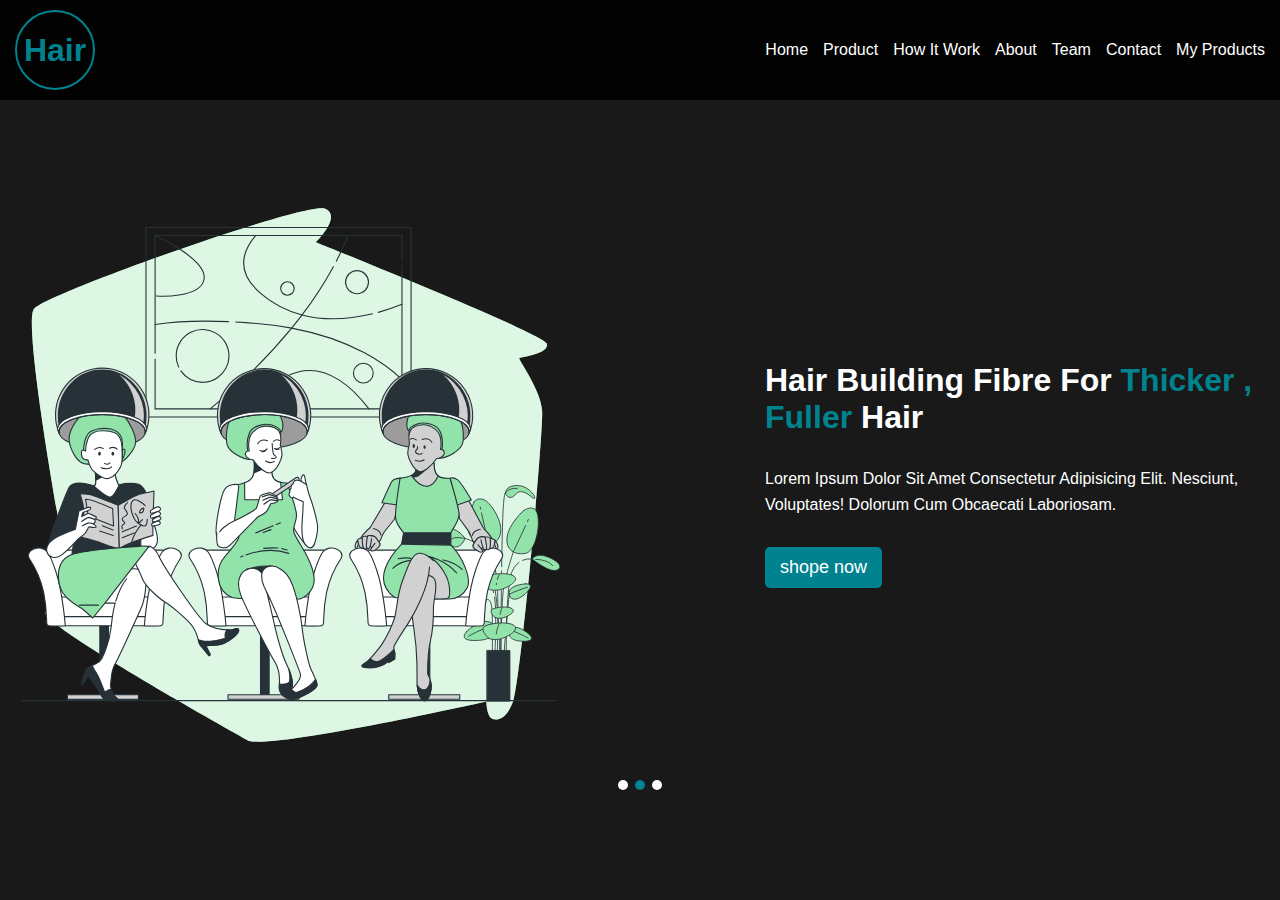
<file: index.html>
<!DOCTYPE html>
<html lang="en">
<head>
    <meta charset="UTF-8">
    <meta name="viewport" content="width=device-width, initial-scale=1.0">
    <title>clinic</title>
    <link rel="stylesheet" href="css/clinic.css">

</head>
<body>
    <!-- starting header section  -->
    <div class="header">
        <div class="content">
            <div class="logo">
                <h1>Hair</h1>
            </div>
            <ul class="links">

                <li><a href="index.html">Home</a></li>
                <li><a href="product.html">Product</a></li>
                <li><a href="work.html">How it work</a></li>
                <li><a href="About.html">about</a></li>
                <li><a href="Testominial.html">Team</a></li>
                <li><a href="Contact.html">Contact</a></li>
                <li><a href="shosenProducts.html">my products</a></li>
            </ul>
        </div>

    </div>
<!-- ending of header section -->


    <!-- starting home section  -->
    <div class="home" id="home">
        <div class="container">
            
            <div class="all">
                <div class="parent">
                    <img src="image/women in hair salon-bro.svg" alt="hair">
                    <div class="info">
                        <h1>hair building fibre for <span>thicker , fuller </span>hair</h1>
                        <p>Lorem ipsum dolor sit amet consectetur adipisicing elit. Nesciunt, voluptates! Dolorum cum obcaecati laboriosam.</p>
                        <button>shope now </button>
                    </div>

                </div>

                <div class="dots">
                    <span></span>
                    <span></span>
                    <span></span>
                </div>
            </div>
        </div>
    </div>
    <!-- starting home section  -->

<script src="js/index.js"></script>
</body>
</html>
</file>
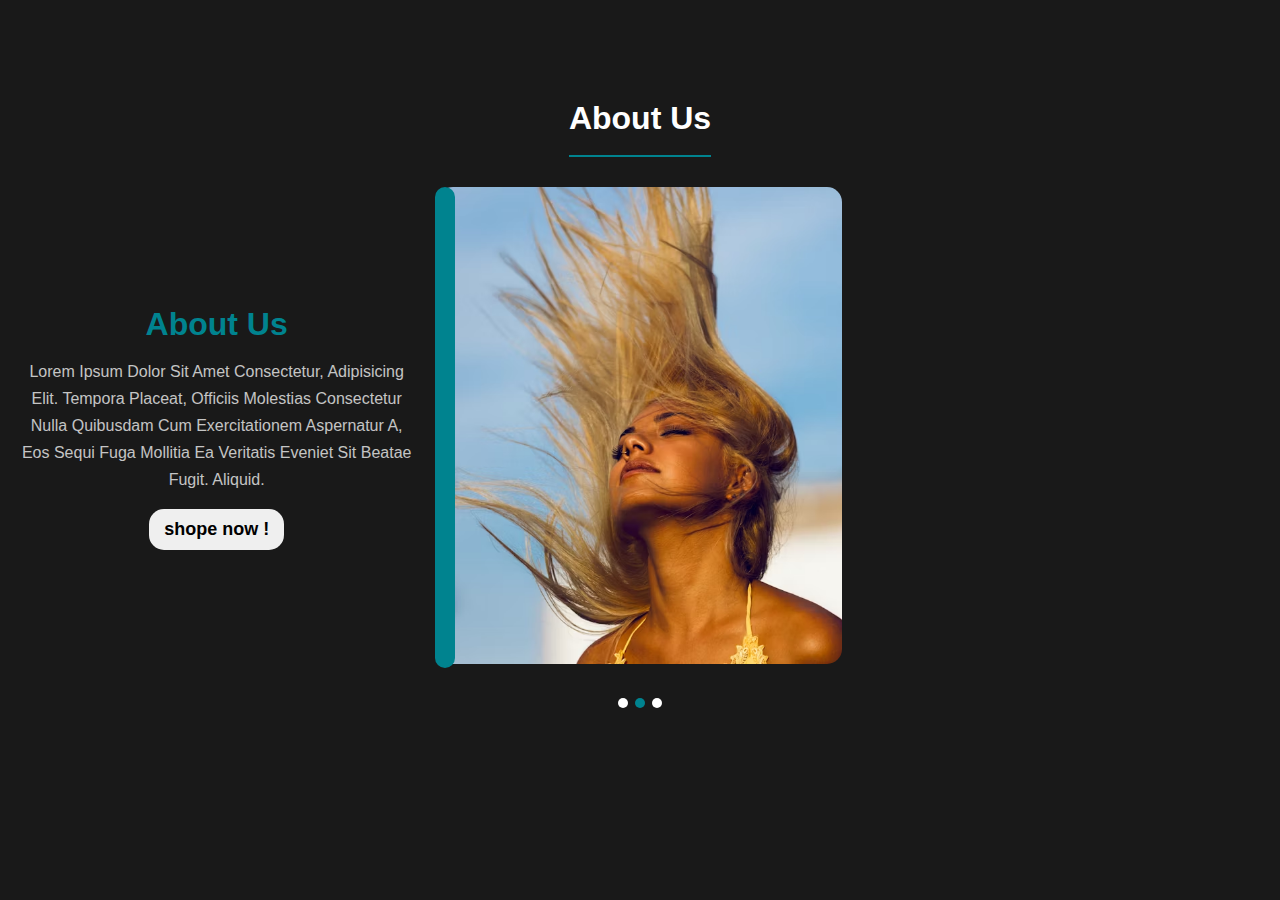
<file: About.html>
<!DOCTYPE html>
<html lang="en">
<head>
    <meta charset="UTF-8">
    <meta name="viewport" content="width=device-width, initial-scale=1.0">
    <title>About Us</title>
    <link rel="stylesheet" href="css/clinic.css">
</head>
<body>
    <div class="about">
        <h1 class="title">about us </h1>

        <div class="container">
            <div class="allData">
                <div class="data">
                    <h1>about us </h1>
                    <p>
                        Lorem ipsum dolor sit amet consectetur, adipisicing elit. Tempora placeat, officiis molestias consectetur nulla quibusdam cum exercitationem aspernatur a, eos sequi fuga mollitia ea veritatis eveniet sit beatae fugit. Aliquid.
                    </p>
                    <button>shope now !</button>
                                </div>
                                <div class="image">
                                    <img src="image/wommen2.avif" alt="">
                                </div>
            </div> 
            <div class="dots">
                <span></span>
                <span></span>
                <span></span>
            </div>

        </div>
    </div>
</body>
</html>
</file>
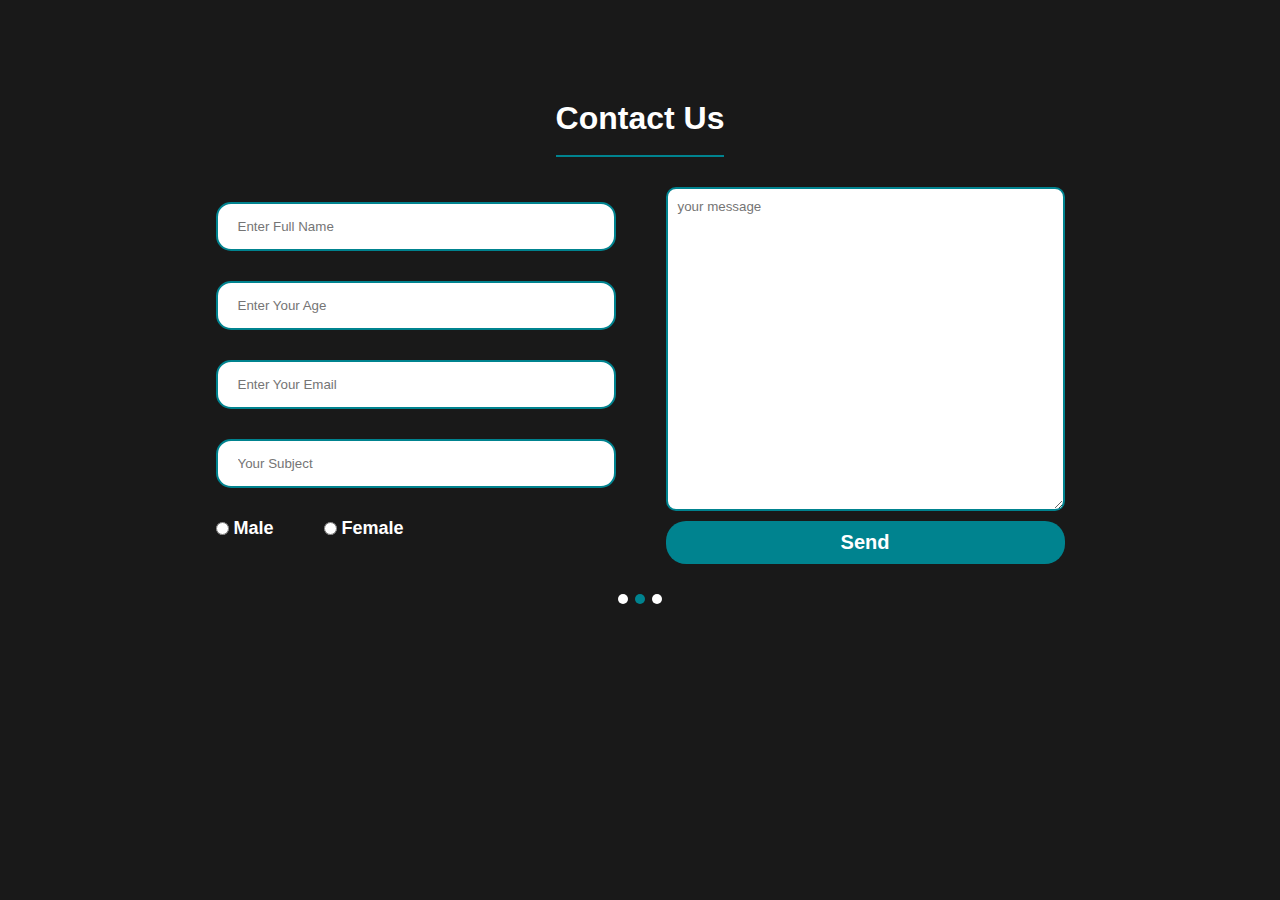
<file: Contact.html>
<!DOCTYPE html>
<html lang="en">
  <head>
    <meta charset="UTF-8" />
    <meta name="viewport" content="width=device-width, initial-scale=1.0" />
    <title>Contact</title>
    <link rel="stylesheet" href="css/clinic.css" />
  </head>
  <body>
    <div class="contact">
      <div class="title">
        <h1>contact us</h1>
      </div>
      <div class="container">
        <div class="form">
          <div class="inputs">
            <input
              type="text"
              name="fName"
              id=""
              placeholder="enter full name"
            />
            <input
              type="number"
              name="age"
              id=""
              placeholder="enter your age"
            />
            <input
              type="email"
              name="fName"
              id=""
              placeholder="enter your email"
            />
            <input type="text" name="fName" id="" placeholder="your subject" />
            <div class="radio-group">
                <label>
                    <input type="radio" name="gender" value="male">
                    Male
                </label>
                <label>
                    <input type="radio" name="gender" value="female">
                    Female
                </label>
            </div>
 
          </div>
          <div class="message">
            <textarea
              name="text"
              id=""
              rows="20"
              cols="45"
              placeholder="your message"
            ></textarea>
            <input type="submit" value="send" />
          </div>
        </div>
      </div>

      <div class="dots">
        <span></span>
        <span></span>
        <span></span>
      </div>
    </div>
  </body>
</html>
</file>
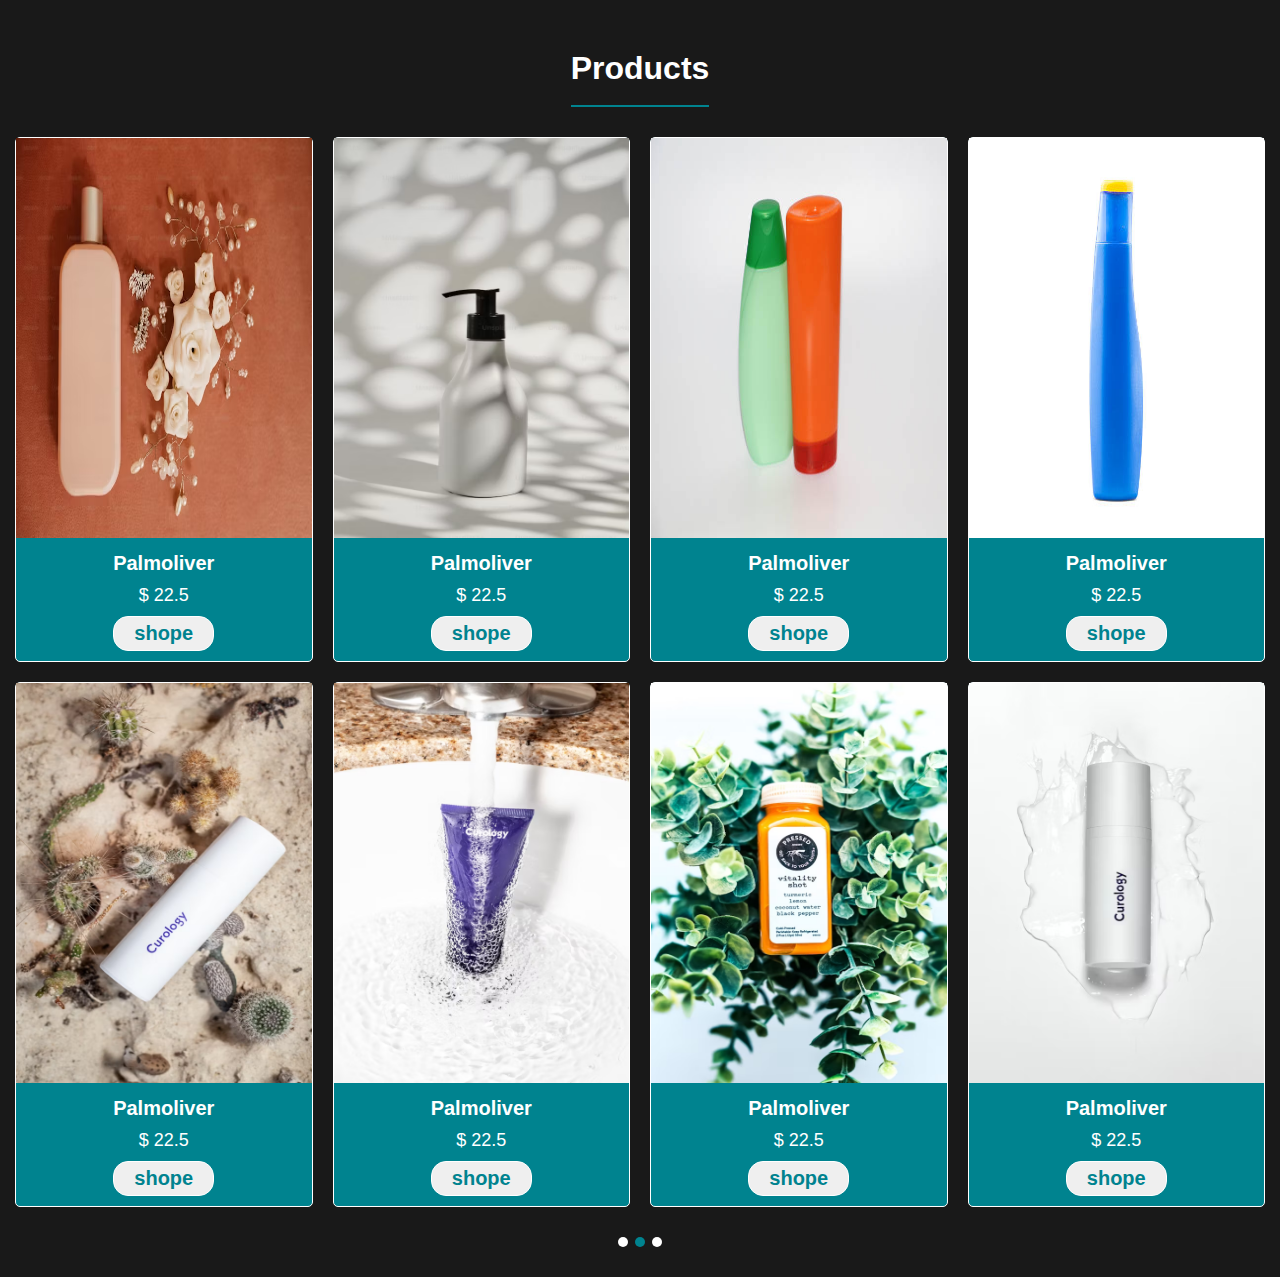
<file: product.html>
<!DOCTYPE html>
<html lang="en">
<head>
    <meta charset="UTF-8">
    <meta name="viewport" content="width=device-width, initial-scale=1.0">
    <title>products </title>
    <link rel="stylesheet" href="css/clinic.css">
</head>
<body>
    <div class="product">
        <div class="container">
            <h1 class="title">Products</h1>
            <div class="products">
                <div class="card">
                    <img src="image/palmoliver.avif" alt="">
                    <div class="info">
                        <h5>Palmoliver</h5>
                        <span>$ 22.5</span>
                        <button class="sale">shope</button>
                    </div>

                </div>
                <div class="card">
                    <img src="image/one.avif" alt="">
                    <div class="info">
                        <h5>Palmoliver</h5>
                        <span>$ 22.5</span>
                        <button class="sale">shope</button>
                    </div>

                </div>
                <div class="card">
                    <img src="image/two.jpg" alt="">
                    <div class="info">
                        <h5>Palmoliver</h5>
                        <span>$ 22.5</span>
                        <button class="sale">shope</button>
                    </div>

                </div>
                <div class="card">
                    <img src="image/three.jpg" alt="">
                    <div class="info">
                        <h5>Palmoliver</h5>
                        <span>$ 22.5</span>
                        <button class="sale">shope</button>
                    </div>

                </div>
                <div class="card">
                    <img src="image/four.avif" alt="">
                    <div class="info">
                        <h5>Palmoliver</h5>
                        <span>$ 22.5</span>
                        <button class="sale">shope</button>
                    </div>

                </div>
                <div class="card">
                    <img src="image/sex.avif" alt="">
                    <div class="info">
                        <h5>Palmoliver</h5>
                        <span>$ 22.5</span>
                        <button class="sale">shope</button>
                    </div>

                </div>
                <div class="card">
                    <img src="image//seven.avif" alt="">
                    <div class="info">
                        <h5>Palmoliver</h5>
                        <span>$ 22.5</span>
                        <button class="sale">shope</button>
                    </div>

                </div>
                <div class="card">
                    <img src="image/eight.avif" alt="">
                    <div class="info">
                        <h5>Palmoliver</h5>
                        <span>$ 22.5</span>
                        <button class="sale">shope</button>
                    </div>

                </div>


        </div>
        <div class="dots">
            <span></span>
            <span></span>
            <span></span>
        </div>
    </div>
</body>
</html>
</file>
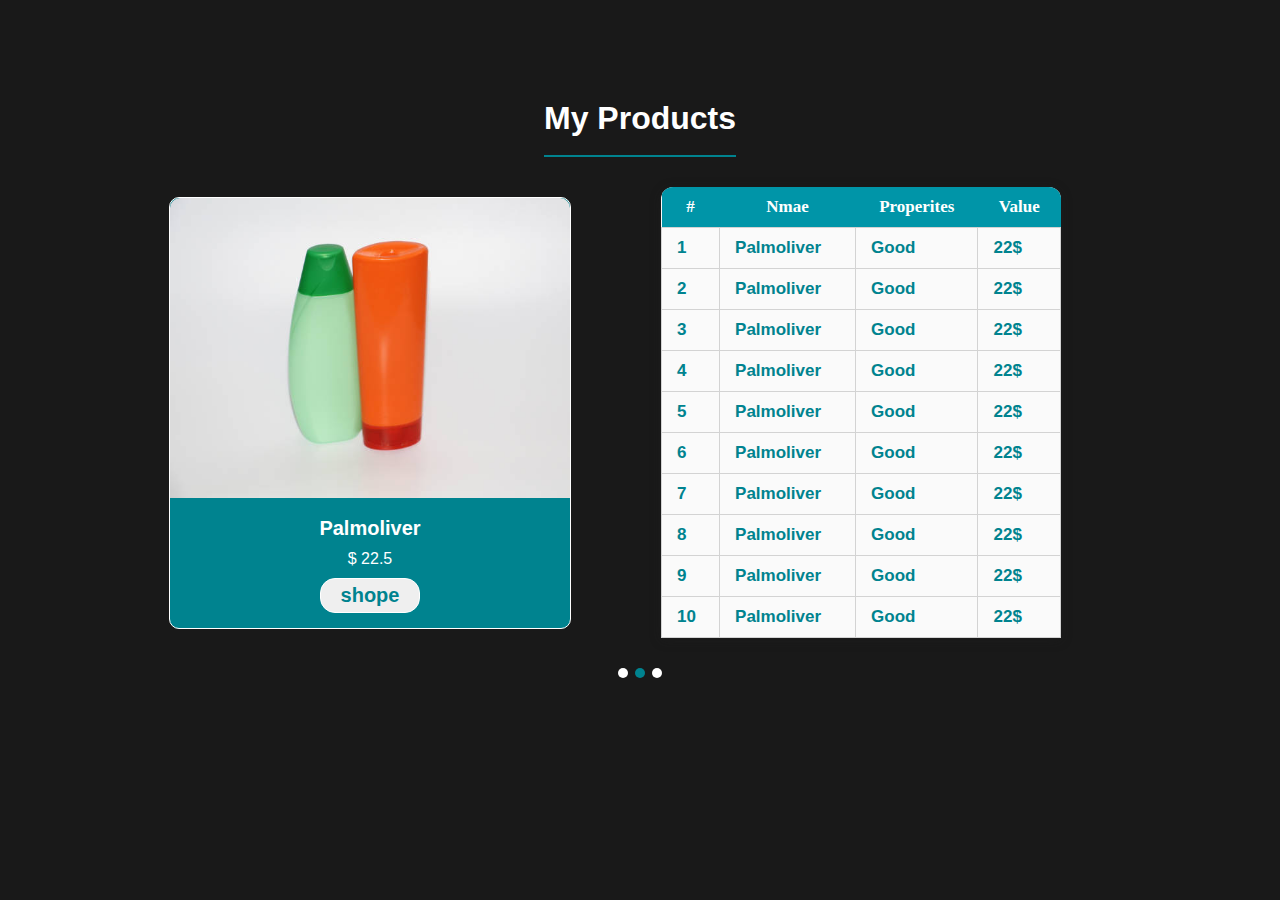
<file: shosenProducts.html>
<!DOCTYPE html>
<html lang="en">
<head>
    <meta charset="UTF-8">
    <meta name="viewport" content="width=device-width, initial-scale=1.0">
    <title>my products</title>
    <link rel="stylesheet" href="css/clinic.css">
</head>
<body>
    <div class="myProducts">
        <h1 class="title">my products </h1>

        <div class="container">
<div class="selected">
    <div class="card">
        <img src="image/two.jpg" alt="">
        <div class="info">
            <h5>Palmoliver</h5>
            <span>$ 22.5</span>
            <button class="sale">shope</button>
        </div>

    </div>
    <div class="table">
        <table>
            <tr>
                <th>#</th>
                <th>nmae</th>
                <th>properites</th>
                <th>value</th>
            </tr>
            <tr>
                <td>1</td>
                <td>Palmoliver</td>
                <td>good</td>
                <td>22$</td>
            </tr>
            <tr>
                <td>2</td>
                <td>Palmoliver</td>
                <td>good</td>
                <td>22$</td>
            </tr>
            <tr>
                <td>3</td>
                <td>Palmoliver</td>
                <td>good</td>
                <td>22$</td>
            </tr>
            <tr>
                <td>4</td>
                <td>Palmoliver</td>
                <td>good</td>
                <td>22$</td>
            </tr>

            <tr>
                <td>5</td>
                <td>Palmoliver</td>
                <td>good</td>
                <td>22$</td>
            </tr>
            <tr>
                <td>6</td>
                <td>Palmoliver</td>
                <td>good</td>
                <td>22$</td>
            </tr>
            <tr>
                <td>7</td>
                <td>Palmoliver</td>
                <td>good</td>
                <td>22$</td>
            </tr>
            <tr>
                <td>8</td>
                <td>Palmoliver</td>
                <td>good</td>
                <td>22$</td>
            </tr>
            <tr>
                <td>9</td>
                <td>Palmoliver</td>
                <td>good</td>
                <td>22$</td>
            </tr>
            <tr>
                <td>10</td>
                <td>Palmoliver</td>
                <td>good</td>
                <td>22$</td>
            </tr>
        </table>
    </div>
</div>
        </div>
        <div class="dots">
            <span></span>
            <span></span>
            <span></span>
        </div>
    </div>
</body>
</html>
</file>
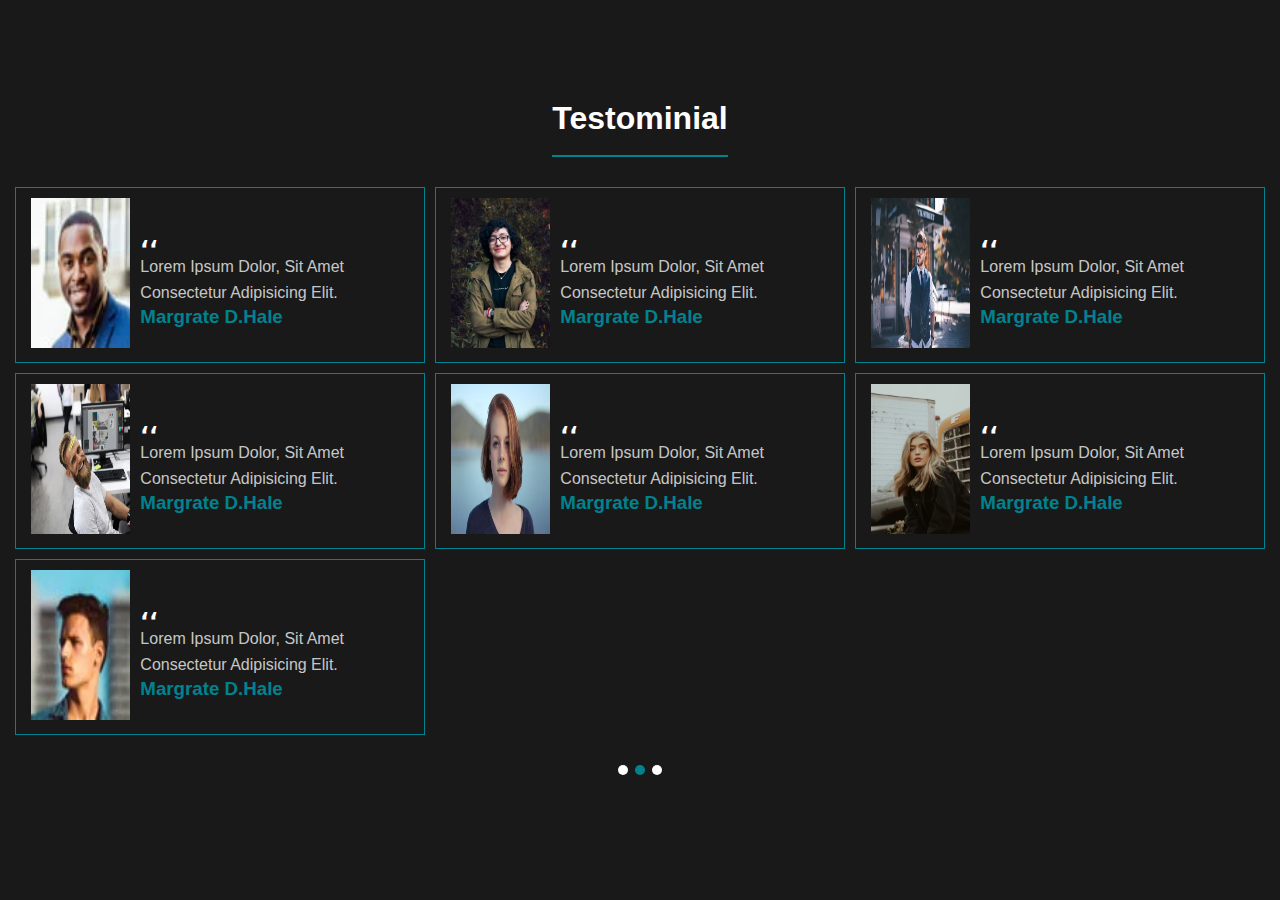
<file: Testominial.html>
<!DOCTYPE html>
<html lang="en">
<head>
    <meta charset="UTF-8">
    <meta name="viewport" content="width=device-width, initial-scale=1.0">
    <title>Team</title>
    <link rel="stylesheet" href="css/clinic.css">
</head>
<body>
    <div class="test">
        <h1 class="title">Testominial</h1>

        <div class="container">
            <div class="parCard">
                <div class="card">
                    <div class="img">
                        <img src="image/perso1.webp" alt="">
                    </div>
                    <div class="dataTes">
                        <span>،،</span>
                        <p>Lorem ipsum dolor, sit amet consectetur adipisicing elit.</p>
                        <h3>margrate D.Hale</h3>
                    </div>
                </div>
                <div class="card">
                    <div class="img">
                        <img src="image/wommen1.avif" alt="">
                    </div>
                    <div class="dataTes">
                        <span>،،</span>
                        <p>Lorem ipsum dolor, sit amet consectetur adipisicing elit.</p>
                        <h3>margrate D.Hale</h3>
                    </div>
                </div>
                <div class="card">
                    <div class="img">
                        <img src="image/person2.avif" alt="">
                    </div>
                    <div class="dataTes">
                        <span>،،</span>
                        <p>Lorem ipsum dolor, sit amet consectetur adipisicing elit.</p>
                        <h3>margrate D.Hale</h3>
                    </div>
                </div>
                <div class="card">
                    <div class="img">
                        <img src="image/about1.webp" alt="">
                    </div>
                    <div class="dataTes">
                        <span>،،</span>
                        <p>Lorem ipsum dolor, sit amet consectetur adipisicing elit.</p>
                        <h3>margrate D.Hale</h3>
                    </div>
                </div>
                <div class="card">
                    <div class="img">
                        <img src="image/person3.avif" alt="">
                    </div>
                    <div class="dataTes">
                        <span>،،</span>
                        <p>Lorem ipsum dolor, sit amet consectetur adipisicing elit.</p>
                        <h3>margrate D.Hale</h3>
                    </div>
                </div>
                <div class="card">
                    <div class="img">
                        <img src="image/wom3.avif" alt="">
                    </div>
                    <div class="dataTes">
                        <span>،،</span>
                        <p>Lorem ipsum dolor, sit amet consectetur adipisicing elit.</p>
                        <h3>margrate D.Hale</h3>
                    </div>
                </div>
                <div class="card">
                    <div class="img">
                        <img src="image/perso2.webp" alt="">
                    </div>
                    <div class="dataTes">
                        <span>،،</span>
                        <p>Lorem ipsum dolor, sit amet consectetur adipisicing elit.</p>
                        <h3>margrate D.Hale</h3>
                    </div>
                </div>
            
            </div>
            <div class="dots">
                <span></span>
                <span></span>
                <span></span>
            </div>
        </div>
    </div>
</body>
</html>
</file>
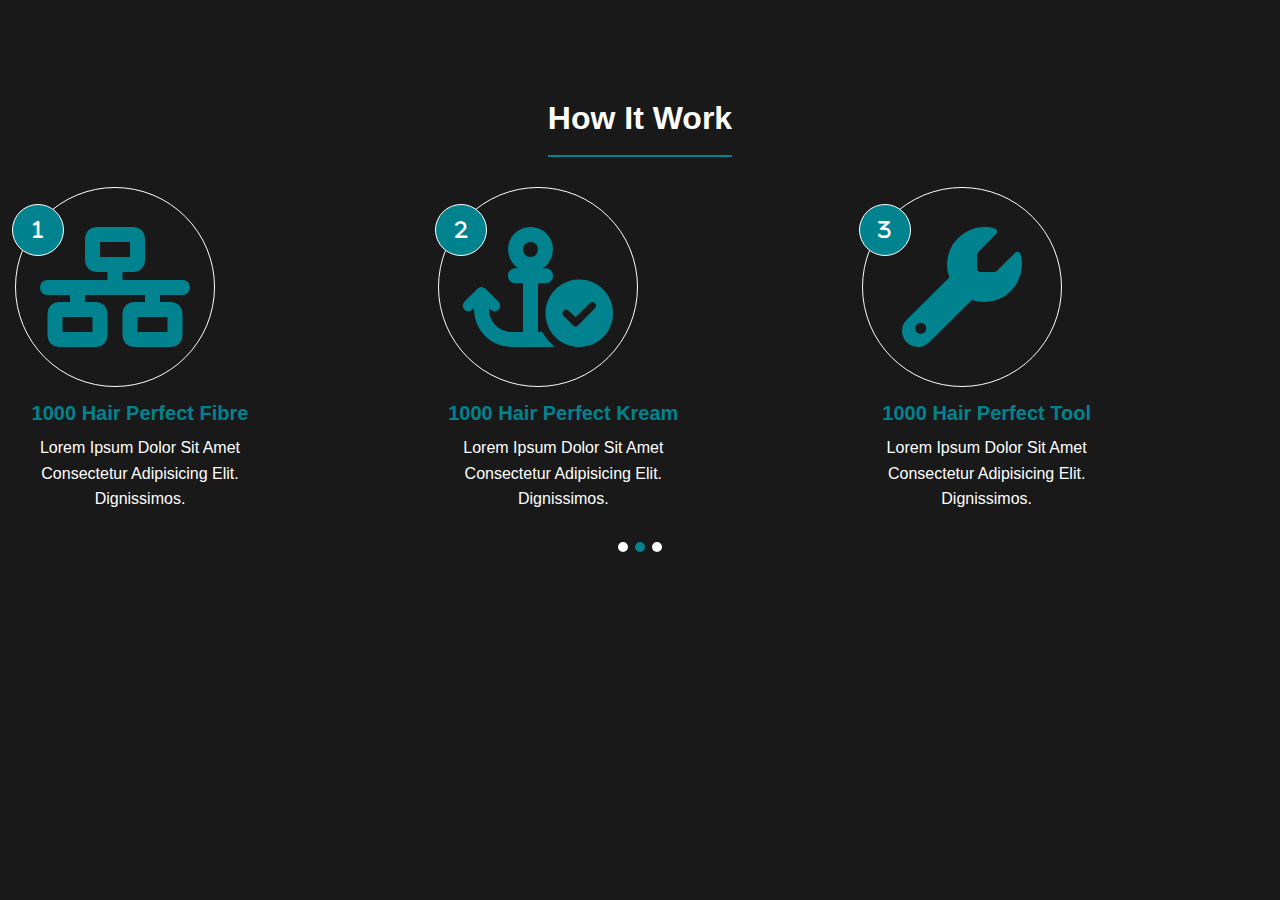
<file: work.html>
<!DOCTYPE html>
<html lang="en">
<head>
    <meta charset="UTF-8">
    <meta name="viewport" content="width=device-width, initial-scale=1.0">
    <title>how it work</title>
    <link rel="stylesheet" href="css/all.min.css">
    <link rel="stylesheet" href="css/clinic.css">
</head>
<body>
    <div class="work">
        <h1 class="title">how it work</h1>

        <div class="container">
            <div class="howwork">
                <div class="card">
                    <!-- <i class="fa-solid fa-anchor-circle-check"></i> -->
                    <!-- <i class="fa-solid fa-hand-holding-droplet"></i> -->
                    <div class="icon icon1">
                        <i class="fas fa-network-wired"></i>
    <div class="info">
        <h3>1000 hair perfect fibre</h3>
        <p>Lorem ipsum dolor sit amet consectetur adipisicing elit. Dignissimos.</p>
    </div>
                    </div>
                </div>
                <div class="card">
                    <div class="icon icon2">
                    <i class="fa-solid fa-anchor-circle-check"></i>
                    <div class="info">
                        <h3>1000 hair perfect kream</h3>
                        <p>Lorem ipsum dolor sit amet consectetur adipisicing elit. Dignissimos.</p>
    </div>
                    </div>
                </div>
                <div class="card">
                    <div class="icon icon3">
                        <i class="fas fa-wrench"></i>
                        <div class="info">
                        <h3>1000 hair perfect tool</h3>
                        <p>Lorem ipsum dolor sit amet consectetur adipisicing elit. Dignissimos.</p>
    </div>
                    </div>
                </div>
            </div>
            <div class="dots">
                <span></span>
                <span></span>
                <span></span>
            </div>

        </div>
    </div>
</body>
</html>
</file>
<file: css/clinic.css>
* {
    padding: 0;
    margin: 0;
    box-sizing: border-box;
    list-style: none;
    font-family: 'Poppins', sans-serif;
}

html {
    scroll-behavior: smooth;
}

a {
    text-decoration: none;
}

ul {
    padding: 0px;
    margin: 0px;
    list-style: none;
}

.container {
    padding-left: 15px;
    padding-right: 15px;
    margin-left: auto;
    margin-right: auto;
}

body {
    background-color: rgba(0, 0, 0, 0.9);
}

.header {
    background-color: #000000eb;

}

.header .content {
    display: flex;
    justify-content: space-between;
    align-items: center;
    padding: 10px 15px;
    color: white;
    flex-wrap: wrap;
}
.header .content .logo h1{
    color: rgb(0, 131, 143);
    width: 80px;
    height: 80px;
    border-radius: 50%;
    border: 2px solid rgb(0, 131, 143);
    display: flex;
    justify-content: center;
    align-items: center;
}
.header .content .links {
    display: flex;
    justify-content: center;
    gap: 15px;
    color: white;
    text-transform: capitalize;
}

.header .content .links a {

    color: white;
    transition: all 0.3s ease-in-out;
    padding-bottom: 8px;
}

.header .content .links a:hover {
    color: rgb(0, 131, 143);
    border-bottom: 1.5px solid rgb(0, 131, 143);

}

/* end header section  */
.home {
    margin-top: 50px;
    padding-top: 50px;
    padding-bottom: 30px;

}

.home .container .all {
    display: flex;
    color: white;
    justify-content: center;
    flex-direction: column;

}

.home .container .all .parent {
    display: flex;
    justify-content: space-between;
    gap: 40px;
    align-items: center;
}

.home .container .all .parent img {
    width: 550px;
    max-width: 100%;
    border-radius: 10px
}

.home .container .all .parent .info {

    width: 500px;
    display: flex;
    flex-direction: column;
    gap: 30px;
    text-transform: capitalize;
}

.home .container .all .parent .info h1>span {
    color: rgb(0, 131, 143);
}

.home .container .all .parent .info p {
    line-height: 1.6;
}

.home .container .all .parent .info button {
    width: fit-content;
    padding: 10px 15px;
    background-color: rgb(0, 131, 143);
    border: none;
    outline: none;
    color: white;
    border-radius: 5px;
    font-size: 18px;
    cursor: pointer;
    transition: all 0.3s ease-in-out;
}
.home .container .all .parent .info button:hover{
    background-color: #0095A8;
}

.dots {
    display: flex;
    gap: 7px;
    justify-content: center;
    padding-top: 30px;
}

.dots span {
    width: 10px;
    height: 10px;
    background-color: white;
    border-radius: 50%;
}
.dots span:nth-child(2) {
    background-color: rgb(0, 131, 143);
}



/* end home section  */

.title {
    color: white;
    display: flex;
    justify-content: center;
    padding: 50px 0px;
    position: relative;
    width: fit-content;
    margin: auto;
    transition: all 0.3s ease;
    text-transform: capitalize;
}

.title:hover {
    color: rgb(0, 131, 143);
}

.title::after {
    content: "";
    position: absolute;
    width: 100%;
    height: 2px;
    background-color: rgb(0, 131, 143);
    bottom: 30px;
}

.product {
    padding-bottom: 30px;

}

.product .container .products {
    display: grid;
    grid-template-columns: repeat(auto-fill, minmax(250px, 1fr));
    gap: 20px;
    color: white;
}

.product .container .products .card {
    border: 1px solid white;
    background-color: rgb(0, 131, 143);
    border-radius: 5px;
}

.product .container .products .card img {
    max-width: 100%;
    height: 400px;
    width: 100%;
}

.product .container .products .card .info {
    padding: 10px;
    display: flex;
    flex-direction: column;
    gap: 10px;
    justify-content: center;
    text-align: center;

}

.product .container .products .card .info h5 {
    font-size: 20px;
}

.product .container .products .card .info span {
    font-size: 18px;
}

.product .container .products .card .info button {
    padding: 5px 20px;
    width: fit-content;
    margin: auto;
    font-weight: bold;
    font-size: 20px;
    color: rgb(0, 131, 143);
    cursor: pointer;
    border-radius: 15px;
    border: 1px solid white;
}

/* start how it work section  */
.work {
    padding: 50px 0px;
}

.work .container .howwork {
    display: grid;
    grid-template-columns: repeat(auto-fill, minmax(350px, 1fr));
    gap: 20px;
    color: white;
    text-align: center;
    align-items: center;
}

.work .container .card .icon i {
    font-size: 120px;
    position: relative;
    border: 1px solid white;
    width: 200px;
    height: 200px;
    border-radius: 50%;
    padding: 10px;
    display: flex;
    justify-content: center;
    text-align: center;
    align-items: center;
    color: rgb(0, 131, 143);


}
.work .container .card .icon1 i::after {
    position: absolute;
    content: "1";
    width: 50px;
    height: 50px;
    color:white;
    font-size: 20px;
    border-radius: 50%;
    top: 16px;
    left: -4px;
    border: 1px solid white;
    display: flex;
    justify-content: center;
    align-items: center;
    text-align: center;
    font-weight: bold;
    background-color: rgb(0, 131, 143);
    
}
.work .container .card .icon2 i::after {
    position: absolute;
    content: "2";
    width: 50px;
    height: 50px;
    color:white;
    font-size: 20px;
    border-radius: 50%;
    top: 16px;
    left: -4px;
    border: 1px solid white;
    display: flex;
    justify-content: center;
    align-items: center;
    text-align: center;
    font-weight: bold;
    background-color: rgb(0, 131, 143);
    
}
.work .container .card .icon3 i::after {
    position: absolute;
    content: "3";
    width: 50px;
    height: 50px;
    color:white;
    font-size: 20px;
    border-radius: 50%;
    top: 16px;
    left: -4px;
    border: 1px solid white;
    display: flex;
    justify-content: center;
    align-items: center;
    text-align: center;
    font-weight: bold;
    background-color: rgb(0, 131, 143);
    
}
.work .container .card .info{
    padding-top: 15px;
    width: 250px;
    display: flex;
    flex-direction: column;
    align-items: center;
    gap: 10px;
}
.work .container .card .info h3{
    text-transform: capitalize;
    color: rgb(0, 131, 143);
    font-size: 20px;
}
.work .container .card .info p{
    line-height: 1.6;
    text-transform: capitalize;
}

/* about section  */

.about
{
    color: white;
    padding: 50px 0px;
}
.about .container .allData{
    display: grid;
    grid-template-columns: repeat(auto-fill, minmax(400px, 1fr));
    gap: 20px;
    align-items: center;
    text-align: center;
}

.about .container .allData .data
{
    display: flex;
    flex-direction: column;
    gap: 15px;
}
.about .container .allData .data h1{
    text-transform: capitalize;
color: rgb(0, 131, 143);
}
.about .container .data p{
    text-transform: capitalize;
    line-height: 1.7;
    color: rgb(255 255 255 / 75%);
}
.about .container .allData .data button{
    width: fit-content;
    margin: auto;
    padding: 10px 15px;
    border: none;
    border-radius: 15px;
    font-weight: bold;
    cursor: pointer;
    transition: all 0.3s ease-in-out;
    font-size: 18px;
}
.about .container .allData .data button:hover{
    background-color: rgb(0, 131, 143);
    color: white;
}
.about .container .allData .image{
position: relative;
}
.about .container .allData .image img{
    width: 500px;
    max-width: 100%;
    border-radius: 15px;

}
.about .container .allData .image::after{
    content: "";
    position: absolute;
    left: -3px;
    width: 20px;
    height: 100%;
    background-color: rgb(0, 131, 143);
    bottom: 0px;
    border-radius: 10px;
}

/* start testominal section  */
.test{
    padding: 50px 0px;
    color: white;
}

.test .container .parCard{
    display: grid;
    grid-template-columns: repeat(auto-fill, minmax(350px, 1fr));
    gap: 10px;
    color: white;
    align-items: center;
}
.test .container .parCard .card{
    display: flex;
    gap: 10px;
    border: 1px solid rgb(0, 131, 143);
    padding: 10px 15px;
    justify-content: center;
    align-items: center;
}

.test .container .parCard .card .img img{
    max-width: 100%;
    width: 150px;
    height: 150px;
}
.test .container .parCard .card .dataTes{
    display: flex;
    flex-direction: column;
}
.test .container .parCard .card .dataTes span{
    font-size: 27px;
    font-weight: bold;
    
}
.test .container .parCard .card .dataTes p{
    text-transform: capitalize;
    line-height: 1.6;
    color: rgba(255, 255, 255, 0.772);
    
} .test .container .parCard .card .dataTes h3{
    text-transform: capitalize;
    color: rgb(0, 131, 143);
    font-weight: bold;
    
}
/* start contact section */

.contact{
    padding: 50px 0px;
    color: white;
}
.contact .form{
    display: flex;
    justify-content: center;
    align-items: center;
    gap: 50px;
}
.contact .form .inputs{
    display: flex;
    flex-direction: column;
    gap: 30px;
}
.contact .form .inputs input:not(input[type="radio"]){
    outline: none;
    border: 2px solid rgb(0, 131, 143);
    text-transform: capitalize;
    padding: 15px 20px;
    border-radius: 15px;
    width: 400px;
    
}
.contact .form .message{
    display: flex;
    flex-direction: column;
    gap: 10px;
}
.contact .form .message textarea{
    padding: 10px;
    border: 2px solid rgb(0, 131, 143);
    border-radius: 10px;
}
.contact .form .message input[type="submit"]{
    padding: 10px 10px ;
    color: white;
    background-color: rgb(0, 131, 143);
    font-weight: bold;
    border: none;
    outline: none;
    text-transform: capitalize;
    border-radius: 20px;
    cursor: pointer;
    transition: all ease 0.3s;
    font-size: 20px;
}

.contact .form .message input[type="submit"]:hover{
    background-color: rgba(0, 131, 143, 0.824);
}

.radio-group {
    display: flex;
    gap: 50px;
    align-items: center;
}

.radio-group label {
    margin-bottom: 10px;
    display: flex;
    align-items: center;
    font-size: 18px;
    cursor: pointer;
    transition: all ease 0.3s;
    font-weight: bold;
}
.radio-group label:hover {
    color: rgb(0, 131, 143);
}

.radio-group input[type="radio"] {

    margin-right: 5px; 
} 
/* start  */
.myProducts{
    padding: 50px 0px;
    color: white;
    
}
.myProducts .selected{
    display: flex;
    justify-content: center;
    align-items: center;
    gap: 40px;
    
}
.myProducts .selected .card {
    border: 1px solid white;
    background-color: rgb(0, 131, 143);
    border-radius: 10px;
}

.myProducts .selected .card img {
    max-width: 100%;
    height: 300px;
    width: 400px;
    border-top-left-radius:10px;
    border-top-right-radius:10px;
}

.myProducts .selected .card .info {
    padding: 15px 10px;
    display: flex;
    flex-direction: column;
    gap: 10px;
    justify-content: center;
    text-align: center;

}
.myProducts .selected .card .info h5 {
    font-size: 20px;
}
.myProducts .selected .card .info button {
    padding: 5px 20px;
    width: fit-content;
    margin: auto;
    font-weight: bold;
    font-size: 20px;
    color: rgb(0, 131, 143);
    cursor: pointer;
    border-radius: 15px;
    border: 1px solid white;
}
.table{
    justify-content: center;
    display: flex;
    width: 500px;
}
.table table{
      
    background: #fafafa;
    border-collapse: collapse;
    border-spacing: 0;
    border-radius: 12px 12px 0 0;
    overflow: hidden;
    overflow-x: hidden;
    overflow-y: hidden;
    box-shadow: 0 2px 12px rgba(32,32,32,0.3);
    width: 400px;
}
.table table th,td,tr{
      padding: 10px 15px;

}
.table table td{
        border:1px solid lightgray;
        color: rgb(0, 131, 143);
        font-weight: bold;

}
.table table th{
    background: #0095A8;
    color: white;
    text-transform: capitalize;
    font-family: "Libre Baskerville", serif;
    border-top: none;
    

}
.table table tr{
  transition: all 0.4s ease-in-out;
    text-transform: capitalize;
    font-size: 17px;
    cursor: pointer; 
}
.table table tr:hover{
  background-color: #eeeeee;
      box-shadow: 0 2px 12px rgba(32,32,32,0.3);


}

/* end table  */
</file>
